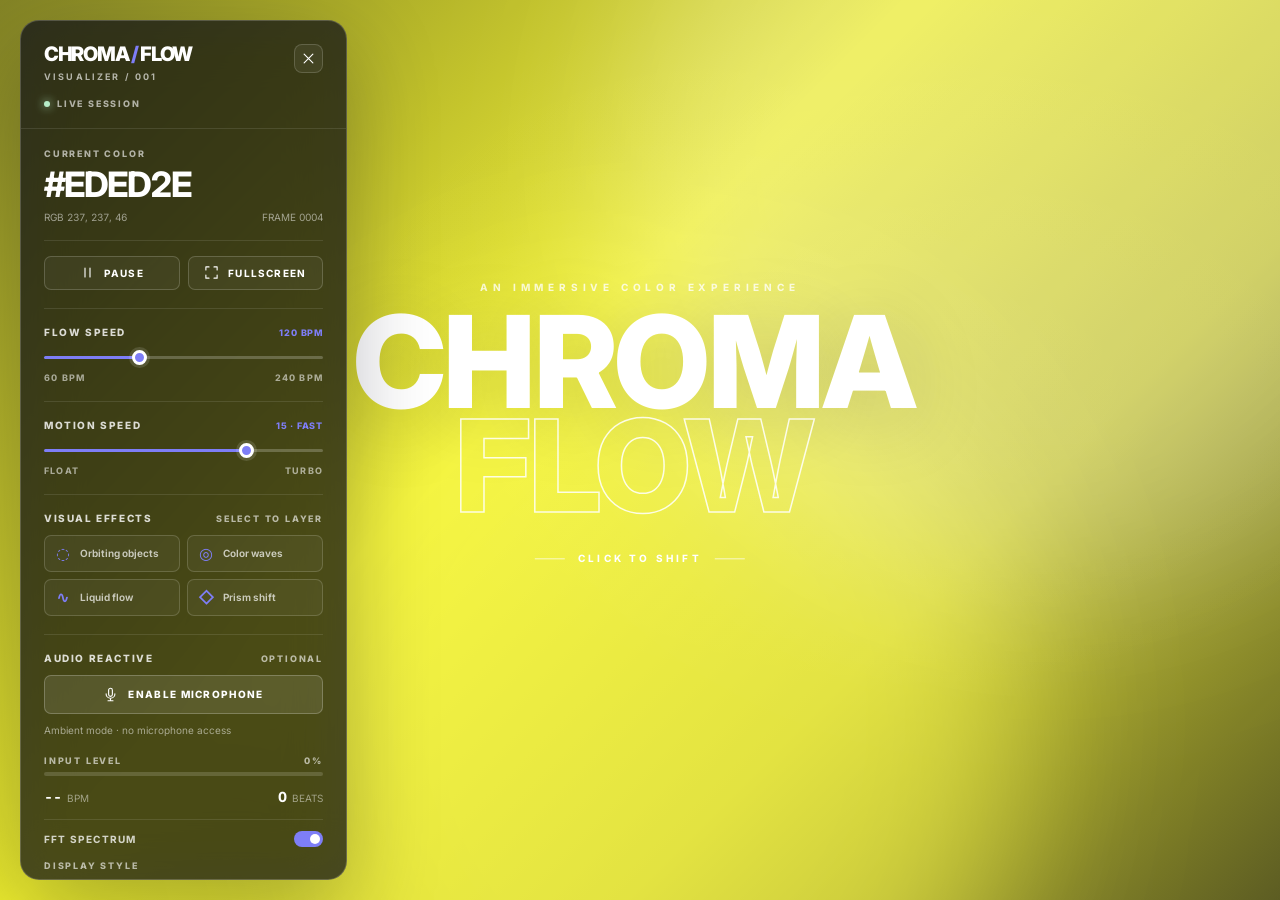
<file: index.html>
<!DOCTYPE html>
<html lang="en">

<head>
  <meta charset="UTF-8">
  <meta name="viewport" content="width=device-width, initial-scale=1.0">
  <meta name="theme-color" content="#12121e">
  <meta name="description"
    content="Chroma Flow is a full-screen color visualizer. Random colors cycle by default; enable the microphone and sound drives the color, ripples, and an FFT spectrum.">
  <title>Chroma Flow Visualizer</title>
  <link rel="icon" type="image/svg+xml" href="./chroma-flow-icon.svg">
  <link rel="preconnect" href="https://fonts.googleapis.com">
  <link rel="preconnect" href="https://fonts.gstatic.com" crossorigin>
  <link rel="stylesheet" href="https://fonts.googleapis.com/css2?family=Inter:wght@400;500;600;700;800;900&display=swap">
  <link rel="stylesheet" href="./style.css">
</head>

<body>
  <main id="visualizer" aria-label="Chroma Flow visualizer">
    <div class="visual-plane" aria-hidden="true"></div>
    <div class="ambient-glow glow-a" aria-hidden="true"></div>
    <div class="ambient-glow glow-b" aria-hidden="true"></div>
    <div class="effect-layer" aria-hidden="true">
      <div class="orbit one"></div>
      <div class="orbit two"></div>
      <div class="orbit three"></div>
      <div class="orbit shape square"></div>
      <div class="orbit shape triangle"></div>
      <div class="wave"></div>
      <div class="wave"></div>
      <div class="wave"></div>
      <div class="liquid one"></div>
      <div class="liquid two"></div>
      <div class="liquid three"></div>
      <div class="prism one"></div>
      <div class="prism two"></div>
    </div>
    <div class="beat-layer" id="beat-layer" aria-hidden="true"></div>
    <div class="flash" aria-hidden="true"></div>
    <canvas id="spectrum" aria-hidden="true"></canvas>
    <div class="centerpiece">
      <p class="overline" aria-hidden="true">An immersive color experience</p>
      <h1><span>Chroma</span><span>Flow</span></h1>
      <p class="shift-prompt" aria-hidden="true">Click to shift</p>
    </div>

    <aside class="hud" id="hud" aria-label="Visualizer controls">
      <div class="hud-head">
        <div>
          <p class="brand-small">CHROMA<span> / </span>FLOW</p>
          <p class="brand-sub">Visualizer / 001</p>
          <div class="live"><span class="live-dot"></span><span id="live-label" role="status" aria-live="polite">LIVE SESSION</span></div>
        </div>
        <button class="icon-btn" id="close-menu" type="button" aria-label="Close controls" title="Close controls"><svg
            viewBox="0 0 24 24" aria-hidden="true" focusable="false">
            <path d="M5 5l14 14M19 5 5 19" />
          </svg></button>
      </div>
      <div class="hud-scroll">
        <div class="readout">
          <div class="micro-label">Current color</div>
          <div class="hex" id="hex-value">#8749DB</div>
          <div class="readout-bottom"><span id="rgb-value">RGB 135, 73, 219</span><span>FRAME <span
                id="frame-value">0001</span></span></div>
        </div>
        <div class="utility-row">
          <button class="utility-btn" id="pause-btn" type="button" aria-pressed="false"><svg viewBox="0 0 24 24"
              id="pause-icon" aria-hidden="true" focusable="false">
              <path d="M8 5v14M16 5v14" />
            </svg><span id="pause-label">PAUSE</span></button>
          <button class="utility-btn" id="fullscreen-btn" type="button" aria-label="Enter fullscreen"
            aria-pressed="false"><svg viewBox="0 0 24 24" aria-hidden="true" focusable="false">
              <path d="M8 3H3v5m13-5h5v5M3 16v5h5m13-5v5h-5" />
            </svg><span id="fullscreen-label">FULLSCREEN</span></button>
        </div>
        <p class="status fullscreen-status" id="fullscreen-status" role="status" aria-live="polite"></p>
        <section class="control-section" aria-labelledby="flow-title">
          <div class="section-head">
            <h2 class="section-title" id="flow-title">Flow speed</h2><span class="value-label" id="flow-label">120 BPM</span>
          </div><input type="range" id="flow-speed" min="60" max="240" step="1" value="120" aria-label="Flow speed in beats per minute"
            style="--fill:33%">
          <div class="range-ends"><span>60 BPM</span><span>240 BPM</span></div>
        </section>
        <section class="control-section" aria-labelledby="motion-title">
          <div class="section-head">
            <h2 class="section-title" id="motion-title">Motion speed</h2><span class="value-label" id="motion-label">15
              · FAST</span>
          </div><input type="range" id="motion-speed" min="1" max="20" step="1" value="15" aria-label="Motion speed"
            style="--fill:74%">
          <div class="range-ends"><span>FLOAT</span><span>TURBO</span></div>
        </section>
        <section class="control-section" aria-labelledby="effects-title">
          <div class="section-head effects-head">
            <h2 class="section-title" id="effects-title">Visual effects</h2><span class="micro-label">SELECT TO
              LAYER</span>
          </div>
          <div class="effects-grid">
            <button class="effect-btn" type="button" data-effect="orbit" aria-pressed="false"><span
                class="effect-symbol">◌</span>Orbiting objects</button>
            <button class="effect-btn" type="button" data-effect="waves" aria-pressed="false"><span
                class="effect-symbol">◎</span>Color waves</button>
            <button class="effect-btn" type="button" data-effect="liquid" aria-pressed="false"><span
                class="effect-symbol">∿</span>Liquid flow</button>
            <button class="effect-btn" type="button" data-effect="prism" aria-pressed="false"><span
                class="effect-symbol">◇</span>Prism shift</button>
          </div>
        </section>
        <section class="control-section audio-section" aria-labelledby="audio-title">
          <div class="section-head">
            <h2 class="section-title" id="audio-title">Audio reactive</h2><span class="micro-label">OPTIONAL</span>
          </div>
          <button class="mic-btn" id="mic-btn" type="button" aria-pressed="false"><svg viewBox="0 0 24 24"
              aria-hidden="true" focusable="false">
              <rect x="9" y="2" width="6" height="13" rx="3" />
              <path d="M5 11a7 7 0 0 0 14 0M12 18v4m-4 0h8" />
            </svg><span id="mic-label">ENABLE MICROPHONE</span></button>
          <p class="status" id="mic-status" role="status" aria-live="polite">Ambient mode · no microphone access</p>
          <div class="level-head"><span class="micro-label">Input level</span><span class="micro-label"
              id="level-value">0%</span></div>
          <div class="meter" role="meter" aria-label="Microphone input level" aria-valuemin="0" aria-valuemax="100"
            aria-valuenow="0" id="level-meter"><span class="meter-fill" id="meter-fill"></span></div>
          <div class="audio-stats"><span><strong id="bpm-value">--</strong>BPM</span><span><strong
                id="beat-count">0</strong>BEATS</span></div>
          <button class="spectrum-toggle" id="spectrum-btn" type="button" aria-pressed="true"><span>FFT
              SPECTRUM</span><span class="switch" aria-hidden="true"></span></button>
          <div class="display-options" role="group" aria-label="FFT display style"><span class="micro-label">Display
              style</span>
            <div class="display-choice"><button type="button" data-display="bars"
                aria-pressed="true">BARS</button><button type="button" data-display="wave"
                aria-pressed="false">WAVE</button></div>
          </div>
          <div class="gain-control">
            <div class="section-head"><label class="section-title" for="mic-gain">Microphone gain</label><span
                class="value-label" id="gain-label">1.0x</span></div><input type="range" id="mic-gain" min="1" max="8"
              step="0.5" value="1" style="--fill:0%">
            <div class="range-ends"><span>1x / ORIGINAL</span><span>8x / BOOST</span></div>
          </div>
          <details open>
            <summary>BEAT FINE-TUNING</summary>
            <div class="fine-tuning">
              <div class="section-head"><label class="section-title" for="sensitivity">Sensitivity</label><span
                  class="value-label" id="sensitivity-label">3 · MEDIUM</span></div><input type="range" id="sensitivity"
                min="1" max="5" value="3" style="--fill:50%">
              <div class="range-ends"><span>CALM</span><span>MAX</span></div>
            </div>
          </details>
        </section>
      </div>
    </aside>
    <button class="menu-tab" id="menu-tab" type="button" aria-controls="hud" aria-expanded="true">MENU +</button>
  </main>
  <script type="module" src="./main.js"></script>
</body>

</html>
</file>
<file: style.css>
:root {
      color-scheme: dark;
      font-family: Inter, ui-sans-serif, system-ui, -apple-system, BlinkMacSystemFont, "Segoe UI", sans-serif;
    }

    * {
      box-sizing: border-box;
    }

    html,
    body {
      width: 100%;
      height: 100%;
      margin: 0;
      overflow: hidden;
    }

    body {
      background: #171329;
      color: #fff;
    }

    button,
    input,
    summary {
      font: inherit;
    }

    button {
      cursor: pointer;
    }

    button:focus-visible,
    input:focus-visible,
    summary:focus-visible {
      outline: 2px solid #fff;
      outline-offset: 3px;
    }

    #visualizer {
      --color: #8749db;
      /* Pre-script fallback. Matches accentHsl() in main.js at the initial hue of 275. */
      --accent: hsl(95 88% 73%);
      --level: 0;
      --bass: 0;
      --mid: 0;
      --treble: 0;
      --beat: 0;
      --orbit-duration: 7s;
      --wave-duration: 3.6s;
      --liquid-duration: 7s;
      --prism-duration: 5.5s;
      position: relative;
      width: 100%;
      height: 100%;
      min-height: 500px;
      isolation: isolate;
      overflow: hidden;
      background: var(--color);
      transition: background-color 120ms linear;
    }

    .visual-plane,
    .ambient-glow,
    .effect-layer,
    .beat-layer,
    .flash,
    #spectrum {
      position: absolute;
      inset: 0;
      pointer-events: none;
    }

    .visual-plane {
      z-index: 0;
      background: linear-gradient(135deg, rgba(8, 9, 28, .46) 0%, transparent 42%, rgba(10, 8, 35, .16) 70%, rgba(8, 8, 28, .63) 100%);
    }

    .visual-plane::after {
      content: "";
      position: absolute;
      inset: 0;
      opacity: .36;
      background: radial-gradient(ellipse at 68% 39%, rgba(255, 255, 255, .23), transparent 47%);
    }

    .ambient-glow {
      z-index: 1;
      border-radius: 50%;
      filter: blur(75px);
      mix-blend-mode: screen;
      transition: background-color .3s, transform .25s;
    }

    .glow-a {
      inset: auto auto -28% 21%;
      width: 59vw;
      height: 67vw;
      max-height: 920px;
      background: var(--color);
      opacity: .53;
      transform: scale(calc(1 + var(--bass) * .42));
    }

    .glow-b {
      inset: -31% -16% auto auto;
      width: 68vw;
      height: 68vw;
      max-height: 950px;
      background: var(--accent);
      opacity: .27;
      transform: scale(calc(1 + var(--level) * .3));
    }

    .effect-layer {
      z-index: 2;
      overflow: hidden;
    }

    .effect-layer>* {
      position: absolute;
      opacity: 0;
      visibility: hidden;
    }

    .effect-orbit .orbit,
    .effect-waves .wave,
    .effect-liquid .liquid,
    .effect-prism .prism {
      visibility: visible;
    }

    .orbit {
      width: 11vw;
      height: 11vw;
      min-width: 90px;
      min-height: 90px;
      border-radius: 50%;
      background: var(--accent);
      filter: blur(13px);
      mix-blend-mode: screen;
      animation: orbit var(--orbit-duration) ease-in-out infinite alternate;
      opacity: .45;
    }

    .orbit.one {
      left: 42%;
      top: 12%;
      --tx: 28vw;
      --ty: 26vh;
    }

    .orbit.two {
      left: 76%;
      top: 58%;
      width: 8vw;
      height: 8vw;
      --tx: -32vw;
      --ty: 16vh;
      animation-delay: -4s;
      background: #fff;
      opacity: .24;
    }

    .orbit.three {
      left: 34%;
      top: 70%;
      width: 7vw;
      height: 7vw;
      --tx: 37vw;
      --ty: -53vh;
      animation-delay: -2s;
      opacity: .32;
    }

    .orbit.shape {
      width: 80px;
      height: 80px;
      left: var(--shape-x, 65%);
      top: var(--shape-y, 28%);
      background: none;
      border: 2px solid rgba(255, 255, 255, .7);
      filter: none;
      border-radius: 12px;
      --tx: var(--shape-tx, -20vw);
      --ty: var(--shape-ty, 25vh);
      opacity: .38;
      transition: left .8s, top .8s;
    }

    .orbit.triangle {
      left: var(--tri-x, 81%);
      top: var(--tri-y, 75%);
      width: 0;
      height: 0;
      min-width: 0;
      min-height: 0;
      border: 0;
      border-left: 44px solid transparent;
      border-right: 44px solid transparent;
      border-bottom: 75px solid rgba(255, 255, 255, .5);
      border-radius: 0;
      background: transparent;
      --tx: var(--tri-tx, -33vw);
      --ty: var(--tri-ty, -38vh);
      animation-delay: -3s;
    }

    .wave {
      left: 55%;
      top: 48%;
      width: 30vmax;
      height: 30vmax;
      border: 1px solid rgba(255, 255, 255, .55);
      border-radius: 50%;
      box-shadow: 0 0 50px inset rgba(255, 255, 255, .08), 0 0 45px rgba(255, 255, 255, .12);
      animation: waves var(--wave-duration) ease-out infinite;
      opacity: 1;
    }

    .wave:nth-child(2) {
      animation-delay: calc(var(--wave-duration) / -3);
    }

    .wave:nth-child(3) {
      animation-delay: calc(var(--wave-duration) * -2 / 3);
    }

    .liquid {
      width: 55vw;
      height: 60vw;
      max-height: 800px;
      border-radius: 45% 55% 63% 37% / 38% 48% 52% 62%;
      background: var(--accent);
      filter: blur(calc(48px + var(--level) * 55px));
      mix-blend-mode: soft-light;
      animation: liquid var(--liquid-duration) ease-in-out infinite alternate;
      opacity: .62;
    }

    .liquid.one {
      left: 31%;
      top: -30%;
    }

    .liquid.two {
      left: 65%;
      top: 28%;
      animation-delay: -3s;
      background: #fff;
      opacity: .36;
    }

    .liquid.three {
      left: 13%;
      top: 56%;
      animation-delay: -5s;
    }

    .prism {
      width: 130vw;
      height: 38vh;
      left: -12%;
      top: 13%;
      background: linear-gradient(90deg, transparent, rgba(255, 65, 180, .3), rgba(98, 240, 255, .32), transparent);
      mix-blend-mode: screen;
      filter: blur(34px);
      transform: rotate(-25deg);
      animation: prism var(--prism-duration) ease-in-out infinite alternate;
      opacity: calc(.32 + var(--treble) * .55);
    }

    .prism.two {
      top: 65%;
      animation-delay: -2.8s;
      transform: rotate(23deg);
      background: linear-gradient(90deg, transparent, rgba(255, 255, 255, .26), rgba(255, 211, 84, .38), transparent);
    }

    .beat-layer {
      z-index: 3;
    }

    .ripple {
      position: absolute;
      width: 26px;
      height: 26px;
      margin: -13px;
      border: 2px solid var(--accent);
      border-radius: 50%;
      box-shadow: 0 0 24px var(--accent), inset 0 0 18px var(--accent);
      animation: ripple 850ms ease-out forwards;
    }

    .flash {
      z-index: 4;
      background: radial-gradient(circle at 57% 49%, var(--accent), transparent 58%);
      opacity: calc(var(--beat) * .24);
      mix-blend-mode: screen;
    }

    #spectrum {
      z-index: 5;
      top: auto;
      width: 100%;
      height: 180px;
      opacity: 0;
      transition: opacity .3s;
    }

    .spectrum-visible.mic-running #spectrum {
      opacity: .92;
    }

    .centerpiece {
      position: absolute;
      z-index: 7;
      left: 50%;
      top: 47%;
      transform: translate(-50%, -50%);
      width: max-content;
      max-width: 90%;
      text-align: center;
      pointer-events: none;
      user-select: none;
      animation: reveal 1s .1s both;
      transition: opacity .35s, visibility .35s;
    }

    .menu-hidden .centerpiece {
      animation: none;
      opacity: 0;
      visibility: hidden;
    }

    .centerpiece .overline {
      margin: 0 0 17px;
      font-size: 10px;
      font-weight: 750;
      letter-spacing: .48em;
      text-transform: uppercase;
      opacity: .76;
    }

    .centerpiece h1 {
      margin: 0;
      font-size: clamp(70px, 10vw, 190px);
      line-height: .81;
      letter-spacing: -.02em;
      font-weight: 820;
      text-transform: uppercase;
      text-shadow: 0 12px 80px rgba(15, 8, 45, .18);
    }

    .centerpiece h1 span {
      display: block;
      padding-right: .1em;
    }

    .centerpiece h1 span:last-child {
      color: transparent;
      -webkit-text-stroke: 1.5px rgba(255, 255, 255, .85);
      text-shadow: none;
    }

    .centerpiece .shift-prompt {
      display: inline-flex;
      align-items: center;
      gap: 13px;
      margin: 35px 0 0;
      font-size: 10px;
      font-weight: 750;
      letter-spacing: .32em;
      text-transform: uppercase;
    }

    .shift-prompt::before,
    .shift-prompt::after {
      content: "";
      width: 30px;
      height: 1px;
      background: rgba(255, 255, 255, .7);
    }

    .hud {
      position: absolute;
      z-index: 10;
      left: 20px;
      top: 20px;
      bottom: 20px;
      width: 327px;
      display: flex;
      flex-direction: column;
      overflow: hidden;
      border: 1px solid rgba(255, 255, 255, .19);
      border-radius: 19px;
      background: rgba(11, 13, 29, .73);
      box-shadow: 0 28px 90px rgba(4, 7, 25, .28);
      backdrop-filter: blur(28px) saturate(135%);
      -webkit-backdrop-filter: blur(28px) saturate(135%);
      transition: transform .38s cubic-bezier(.2, .8, .2, 1), opacity .3s;
    }

    .menu-hidden .hud {
      transform: translateX(calc(-100% - 40px));
      opacity: 0;
      pointer-events: none;
    }

    .hud-head {
      flex: none;
      padding: 23px 23px 19px;
      display: flex;
      justify-content: space-between;
      align-items: flex-start;
      border-bottom: 1px solid rgba(255, 255, 255, .1);
    }

    .brand-small {
      margin: 0;
      font-size: 20px;
      line-height: 1;
      font-weight: 850;
      letter-spacing: -.065em;
    }

    .brand-small span {
      color: var(--accent);
      transition: color .15s;
    }

    .brand-sub {
      margin: 7px 0 0;
      color: rgba(255, 255, 255, .64);
      font-size: 9px;
      letter-spacing: .24em;
      font-weight: 700;
      text-transform: uppercase;
    }

    .live {
      display: flex;
      align-items: center;
      gap: 7px;
      margin-top: 16px;
      color: rgba(255, 255, 255, .62);
      font-size: 9px;
      font-weight: 800;
      letter-spacing: .2em;
    }

    .live-dot {
      width: 6px;
      height: 6px;
      border-radius: 50%;
      background: #b7edc9;
      box-shadow: 0 0 10px #b7edc9;
      animation: breathe 2s ease-in-out infinite;
    }

    body.paused .live-dot {
      background: #f7bc65;
      box-shadow: 0 0 10px #f7bc65;
      animation: none;
    }

    .icon-btn {
      width: 29px;
      height: 29px;
      display: grid;
      place-items: center;
      padding: 0;
      border: 1px solid rgba(255, 255, 255, .16);
      border-radius: 8px;
      background: rgba(255, 255, 255, .06);
      color: #fff;
      transition: background .2s, border-color .2s;
    }

    .icon-btn:hover,
    .utility-btn:hover,
    .effect-btn:hover,
    .mic-btn:hover {
      background: rgba(255, 255, 255, .15);
      border-color: rgba(255, 255, 255, .45);
    }

    .icon-btn svg,
    .utility-btn svg,
    .mic-btn svg {
      width: 15px;
      height: 15px;
      fill: none;
      stroke: currentColor;
      stroke-width: 1.8;
      stroke-linecap: round;
      stroke-linejoin: round;
    }

    .hud-scroll {
      overflow-y: auto;
      overflow-x: hidden;
      scrollbar-width: thin;
      scrollbar-color: rgba(255, 255, 255, .24) transparent;
      padding: 0 23px 23px;
    }

    .readout {
      padding: 19px 0 17px;
      border-bottom: 1px solid rgba(255, 255, 255, .1);
    }

    .micro-label {
      color: rgba(255, 255, 255, .62);
      font-size: 9px;
      font-weight: 800;
      text-transform: uppercase;
      letter-spacing: .2em;
    }

    .hex {
      margin-top: 6px;
      font-size: 35px;
      line-height: 1.1;
      font-weight: 760;
      letter-spacing: -.055em;
      font-variant-numeric: tabular-nums;
    }

    .readout-bottom {
      display: flex;
      justify-content: space-between;
      margin-top: 7px;
      font-size: 10px;
      color: rgba(255, 255, 255, .53);
      font-variant-numeric: tabular-nums;
    }

    .utility-row {
      display: flex;
      gap: 8px;
      padding: 15px 0 18px;
      border-bottom: 1px solid rgba(255, 255, 255, .1);
    }

    .utility-btn {
      flex: 1;
      min-height: 34px;
      display: flex;
      align-items: center;
      justify-content: center;
      gap: 9px;
      border: 1px solid rgba(255, 255, 255, .18);
      border-radius: 7px;
      color: #fff;
      background: rgba(255, 255, 255, .045);
      font-size: 10px;
      font-weight: 750;
      letter-spacing: .12em;
      transition: background .2s, border-color .2s;
    }

    .control-section {
      padding: 17px 0 18px;
      border-bottom: 1px solid rgba(255, 255, 255, .1);
    }

    .section-head {
      display: flex;
      align-items: baseline;
      justify-content: space-between;
      margin-bottom: 12px;
    }

    .section-title {
      margin: 0;
      color: rgba(255, 255, 255, .82);
      font-size: 10px;
      font-weight: 800;
      letter-spacing: .16em;
      text-transform: uppercase;
    }

    .value-label {
      color: var(--accent);
      font-size: 9px;
      font-weight: 800;
      letter-spacing: .09em;
      text-transform: uppercase;
    }

    input[type=range] {
      display: block;
      width: 100%;
      height: 16px;
      margin: 0;
      padding: 0;
      appearance: none;
      -webkit-appearance: none;
      background: transparent;
      cursor: pointer;
      accent-color: var(--accent);
    }

    input[type=range]::-webkit-slider-runnable-track {
      height: 3px;
      border-radius: 4px;
      background: linear-gradient(to right, var(--accent) 0 var(--fill, 75%), rgba(255, 255, 255, .22) var(--fill, 75%) 100%);
    }

    input[type=range]::-moz-range-track {
      height: 3px;
      border-radius: 4px;
      background: rgba(255, 255, 255, .22);
    }

    input[type=range]::-moz-range-progress {
      height: 3px;
      border-radius: 4px;
      background: var(--accent);
    }

    input[type=range]::-webkit-slider-thumb {
      -webkit-appearance: none;
      appearance: none;
      margin-top: -6px;
      width: 15px;
      height: 15px;
      border: 3px solid #fff;
      border-radius: 50%;
      background: var(--accent);
      box-shadow: 0 0 0 3px rgba(255, 255, 255, .13);
    }

    input[type=range]::-moz-range-thumb {
      width: 10px;
      height: 10px;
      border: 3px solid #fff;
      border-radius: 50%;
      background: var(--accent);
    }

    .range-ends {
      display: flex;
      justify-content: space-between;
      margin-top: 6px;
      color: rgba(255, 255, 255, .56);
      font-size: 9px;
      font-weight: 750;
      letter-spacing: .13em;
    }

    .effects-head {
      margin-bottom: 11px;
    }

    .effects-grid {
      display: grid;
      grid-template-columns: repeat(2, 1fr);
      gap: 7px;
    }

    .effect-btn {
      min-height: 37px;
      display: flex;
      align-items: center;
      gap: 9px;
      padding: 0 10px;
      border: 1px solid rgba(255, 255, 255, .16);
      border-radius: 7px;
      color: rgba(255, 255, 255, .7);
      background: rgba(255, 255, 255, .045);
      text-align: left;
      font-size: 10px;
      font-weight: 650;
      transition: background .2s, border-color .2s, color .2s;
    }

    .effect-btn[aria-pressed=true] {
      border-color: color-mix(in srgb, var(--accent) 62%, transparent);
      background: color-mix(in srgb, var(--accent) 16%, transparent);
      color: #fff;
    }

    .effect-symbol {
      width: 16px;
      flex: none;
      color: var(--accent);
      font-size: 16px;
      line-height: 1;
      text-align: center;
    }

    .audio-section {
      border: 0;
      padding-bottom: 0;
    }

    .audio-section .section-head {
      margin-bottom: 11px;
    }

    .mic-btn {
      width: 100%;
      min-height: 39px;
      display: flex;
      align-items: center;
      justify-content: center;
      gap: 10px;
      border: 1px solid rgba(255, 255, 255, .23);
      border-radius: 7px;
      color: #fff;
      background: rgba(255, 255, 255, .095);
      font-size: 10px;
      font-weight: 800;
      letter-spacing: .13em;
      transition: background .2s, border-color .2s;
    }

    .mic-btn.active {
      background: var(--accent);
      color: #101520;
      border-color: var(--accent);
    }

    .mic-btn.pending {
      opacity: .7;
    }

    .status {
      min-height: 25px;
      margin: 9px 0 0;
      color: rgba(255, 255, 255, .53);
      font-size: 10px;
      line-height: 1.45;
    }

    .status.error {
      color: #ffb7ad;
    }

    /* Empty until fullscreen actually fails, so the panel does not reserve a blank line. */
    .fullscreen-status:empty {
      display: none;
    }

    .level-head {
      display: flex;
      justify-content: space-between;
      margin: 7px 0 6px;
    }

    .meter {
      height: 4px;
      overflow: hidden;
      border-radius: 10px;
      background: rgba(255, 255, 255, .15);
    }

    .meter-fill {
      display: block;
      width: 100%;
      height: 100%;
      background: var(--accent);
      transform: scaleX(0);
      transform-origin: left;
      transition: transform .1s linear;
    }

    .audio-stats {
      display: flex;
      justify-content: space-between;
      margin: 12px 0 14px;
      color: rgba(255, 255, 255, .49);
      font-size: 10px;
      font-variant-numeric: tabular-nums;
    }

    .audio-stats strong {
      margin-right: 5px;
      color: #fff;
      font-size: 14px;
      font-weight: 750;
    }

    .spectrum-toggle {
      display: flex;
      align-items: center;
      justify-content: space-between;
      width: 100%;
      padding: 11px 0;
      border: 0;
      border-top: 1px solid rgba(255, 255, 255, .1);
      background: transparent;
      color: rgba(255, 255, 255, .76);
      text-align: left;
      font-size: 10px;
      font-weight: 750;
      letter-spacing: .12em;
    }

    .switch {
      position: relative;
      display: block;
      width: 29px;
      height: 16px;
      border-radius: 20px;
      background: rgba(255, 255, 255, .22);
      transition: background .2s;
    }

    .switch::after {
      content: "";
      position: absolute;
      left: 3px;
      top: 3px;
      width: 10px;
      height: 10px;
      border-radius: 50%;
      background: #fff;
      transition: transform .2s;
    }

    .spectrum-toggle[aria-pressed=true] .switch {
      background: var(--accent);
    }

    .spectrum-toggle[aria-pressed=true] .switch::after {
      transform: translateX(13px);
    }

    .display-options {
      padding: 2px 0 12px;
    }

    .display-options .micro-label {
      display: block;
      margin-bottom: 8px;
    }

    .display-choice {
      display: flex;
      gap: 7px;
    }

    .display-choice button {
      flex: 1;
      min-height: 31px;
      border: 1px solid rgba(255, 255, 255, .18);
      border-radius: 7px;
      background: rgba(255, 255, 255, .04);
      color: rgba(255, 255, 255, .66);
      font-size: 10px;
      font-weight: 750;
      letter-spacing: .08em;
    }

    .display-choice button[aria-pressed=true] {
      border-color: var(--accent);
      color: #fff;
      background: color-mix(in srgb, var(--accent) 16%, transparent);
    }

    .gain-control {
      padding: 14px 0;
      border-top: 1px solid rgba(255, 255, 255, .1);
    }

    .gain-control .section-head {
      margin-bottom: 8px;
    }

    details {
      border-top: 1px solid rgba(255, 255, 255, .1);
    }

    summary {
      padding: 12px 0 3px;
      list-style: none;
      color: rgba(255, 255, 255, .5);
      font-size: 9px;
      font-weight: 800;
      letter-spacing: .15em;
      cursor: pointer;
    }

    summary::-webkit-details-marker {
      display: none;
    }

    summary::after {
      content: "+";
      float: right;
      font-size: 14px;
      line-height: .7;
    }

    details[open] summary::after {
      content: "−";
    }

    .fine-tuning {
      padding: 16px 0 2px;
    }

    .menu-tab {
      position: absolute;
      z-index: 11;
      left: 20px;
      top: 20px;
      padding: 12px 16px;
      border: 1px solid rgba(255, 255, 255, .34);
      border-radius: 8px;
      background: rgba(12, 14, 28, .58);
      backdrop-filter: blur(18px);
      color: #fff;
      font-size: 10px;
      font-weight: 800;
      letter-spacing: .18em;
      opacity: 0;
      pointer-events: none;
      transform: translateX(-15px);
      transition: opacity .3s, transform .3s, background .2s;
    }

    .menu-tab:hover {
      background: rgba(12, 14, 28, .85);
    }

    .menu-hidden .menu-tab {
      opacity: 1;
      pointer-events: auto;
      transform: translateX(0);
    }

    body.paused .effect-layer *,
    body.paused .ripple {
      animation-play-state: paused !important;
    }

    @keyframes reveal {
      from {
        opacity: 0;
        transform: translate(-50%, -46%);
      }

      to {
        opacity: 1;
        transform: translate(-50%, -50%);
      }
    }

    @keyframes breathe {
      50% {
        opacity: .35;
        box-shadow: 0 0 3px #b7edc9;
      }
    }

    @keyframes orbit {
      from {
        transform: translate(0, 0) rotate(0) scale(1);
      }

      to {
        transform: translate(var(--tx), var(--ty)) rotate(270deg) scale(calc(1.2 + var(--bass) * .5));
      }
    }

    @keyframes waves {
      0% {
        transform: translate(-50%, -50%) scale(.3);
        opacity: 0;
      }

      18% {
        opacity: .5;
      }

      100% {
        transform: translate(-50%, -50%) scale(2.4);
        opacity: 0;
      }
    }

    @keyframes liquid {
      from {
        transform: translate(-10%, -7%) rotate(0deg) scale(1);
      }

      to {
        transform: translate(16%, 18%) rotate(105deg) scale(calc(1.18 + var(--mid) * .25));
      }
    }

    @keyframes prism {
      from {
        translate: -12vw -14vh;
      }

      to {
        translate: 16vw 17vh;
      }
    }

    @keyframes ripple {
      from {
        opacity: .85;
        transform: scale(.3);
      }

      to {
        opacity: 0;
        transform: scale(17);
      }
    }

    @media (max-width: 850px) {
      .centerpiece {
        left: 57%;
      }

      .centerpiece h1 {
        font-size: clamp(68px, 11vw, 130px);
      }
    }

    @media (max-width: 600px) {
      #visualizer {
        min-height: 0;
      }

      .centerpiece {
        left: 50%;
        top: 26%;
        width: 100%;
      }

      .centerpiece h1 {
        font-size: clamp(68px, 16vw, 110px);
      }

      .centerpiece .overline {
        font-size: 8px;
        margin-bottom: 13px;
      }

      .centerpiece .shift-prompt {
        margin-top: 24px;
        font-size: 9px;
      }

      .hud {
        left: 0;
        right: 0;
        top: auto;
        bottom: 0;
        width: 100%;
        height: min(59vh, 620px);
        border-radius: 18px 18px 0 0;
        border-bottom: 0;
      }

      .menu-hidden .hud {
        transform: translateY(calc(100% + 20px));
      }

      .hud-head {
        padding: 17px 21px 15px;
      }

      .hud-scroll {
        padding: 0 21px 28px;
      }

      .menu-tab {
        top: auto;
        bottom: 18px;
        left: 18px;
        transform: translateY(20px);
      }

      #spectrum {
        height: 115px;
      }

      .spectrum-visible.mic-running #spectrum {
        opacity: .7;
      }
    }

    @media (prefers-reduced-motion: reduce) {
      #visualizer {
        transition: background-color 600ms ease;
      }

      .effect-layer *,
      .live-dot,
      .centerpiece,
      .ripple {
        animation: none !important;
      }

      .ripple {
        display: none;
      }

      .flash {
        opacity: 0 !important;
      }

      .ambient-glow {
        transition-duration: .6s;
      }

      .centerpiece {
        transform: translate(-50%, -50%);
      }
    }
</file>
